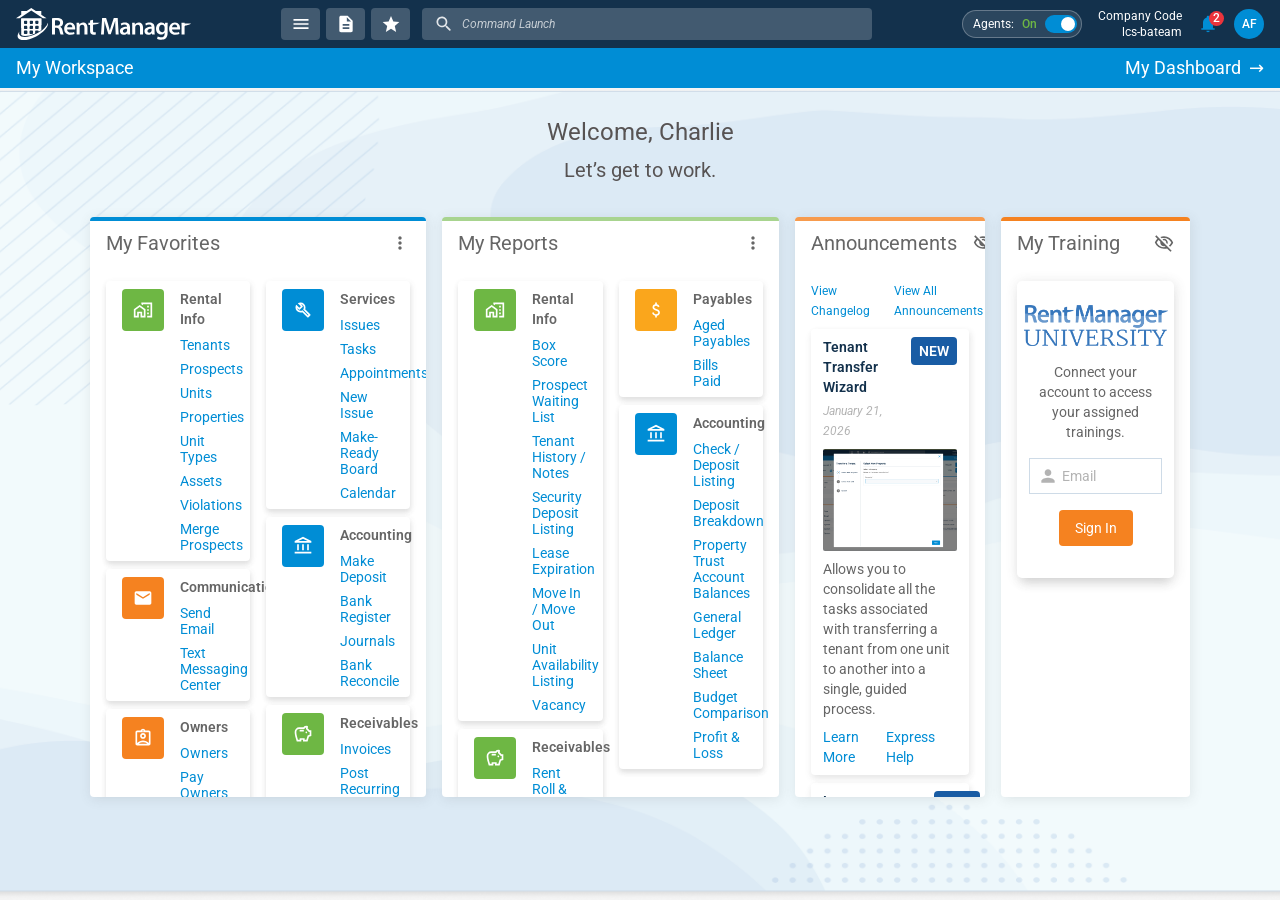
<file: index.html>
<!DOCTYPE html>
<html lang="en">
<head>
<meta charset="utf-8">
<meta name="viewport" content="width=device-width, initial-scale=1">
<title>Smart Agents · Rent Manager</title>

<!-- Design-system tokens, then the component layer built from the design's inline styles. -->
<link rel="stylesheet" href="css/rmx-tokens.css">
<link rel="stylesheet" href="css/app.css">
</head>
<body>

<div id="app" class="rmx app"></div>

<!-- Classic scripts, in dependency order, so the page runs from file:// with no build step. -->
<script src="js/icons-sprite.js"></script>
<script src="js/admin-icons-sprite.js"></script>
<script src="js/data-agents.js"></script>
<script src="js/data-content.js"></script>
<script src="js/data-rm.js"></script>
<script src="js/data-forms.js"></script>
<script src="js/ui.js"></script>
<script src="js/state.js"></script>
<script src="js/chrome.js"></script>
<script src="js/screen-workspace.js"></script>
<script src="js/screen-admin.js"></script>
<script src="js/screen-library.js"></script>
<script src="js/screen-quick.js"></script>
<script src="js/screen-rules.js"></script>
<script src="js/screen-agent.js"></script>
<script src="js/screen-inbox.js"></script>
<script src="js/main.js"></script>
</body>
</html>
</file>
<file: css/rmx-tokens.css>
/* ============================================================
   RMX Design System — Colors & Type
   Vendored verbatim from the Claude Design project:
   _ds/rmx-design-system-019dd9a2-6db7-79d2-bf37-c82345a95d1d/colors_and_type.css
   Do not edit by hand — re-pull from the design project instead.
   ============================================================ */

@import url('https://fonts.googleapis.com/css2?family=Roboto:ital,wght@0,300;0,400;0,500;0,700;1,400&family=Roboto+Mono:wght@400;500&display=swap');

:root {
  /* ---------- BRAND ---------- */
  --rmx-brand: #008dd5;            /* Primary brand blue — buttons, links, accents */
  --rmx-brand-hover: #0071aa;      /* Hover state on primary */
  --rmx-brand-pressed: #195ca4;    /* Pressed / deep brand */
  --rmx-brand-dark: #13314c;       /* Header navy / display text */
  --rmx-brand-darker: #424e5b;     /* Slate ink — secondary navy */
  --rmx-brand-tint-bg: #ebf1f5;    /* Selected card / pale brand wash */
  --rmx-brand-tint-soft: #f5f8fa;  /* Page background tint */

  /* ---------- NEUTRALS ---------- */
  --rmx-ink: #000000;
  --rmx-ink-2: #424e5b;            /* Slate 700 */
  --rmx-text: #666666;             /* Body text */
  --rmx-text-muted: #b3b3b3;       /* Disabled / placeholder */
  --rmx-line: #cedbe7;             /* Component border (key) */
  --rmx-line-soft: #ebf1f5;        /* Faint divider */
  --rmx-line-strong: #ccc;
  --rmx-bg: #ffffff;
  --rmx-bg-subtle: #f5f8fa;        /* Field fill / panel */
  --rmx-bg-muted: #f2f2f2;
  --rmx-overlay-search: #425a70;   /* Header search bar fill */
  --rmx-register-header: #737373; /* Container/tertiary-dark — register Header, Style=Register */

  /* ---------- SEMANTIC ---------- */
  --rmx-error: #eb343c;            /* Required / error red */
  --rmx-success: #6eb744;          /* Confirm / success green */
  --rmx-success-bg: #e2f1da;       /* Success surface */
  --rmx-warning: #f58220;          /* Warning orange — icon-attention / border-attention */
  --rmx-warning-soft: #f79b4d;     /* border-notice / background-tertiary-button */
  --rmx-notice: #faa61c;           /* icon-notice — a distinct amber, not the same as warning */
  --rmx-admin-blue: #3776bc;       /* icon/icon-rm12 — Administration section/group title blue,
                                       distinct from --rmx-brand-hover (#0071aa) */
  --rmx-border-success: #a8d48f;   /* border-success — lighter than --rmx-success, tile overlines only */
  --rmx-magenta: #e54c7a;          /* Magenta accent / category */
  --rmx-magenta-strong: #e8178a;
  --rmx-purple: #9747ff;           /* Component-spec purple (figma annotation only) */
  --rmx-toast-failure-bg: #fbd6d8; /* component-lozenge-error — Toast State=Failure's pale surface,
                                       not a saturated red. Navy text sits on top, per surfaces.md. */

  /* ---------- SHADOWS ---------- */
  --rmx-shadow-card: 0 4px 12px rgba(0,0,0,0.10), 0 4px 12px rgba(0,0,0,0.10);
  --rmx-shadow-popup: 0 3px 6px rgba(0,0,0,0.10);
  --rmx-shadow-sm: 0 1px 2px rgba(76,76,76,0.08);
  --rmx-shadow-xs: 0 1px 2px rgba(0,0,0,0.04);
  --rmx-shadow-toast: 0 3px 3px rgba(0,0,0,0.25); /* Toast component, harvested 2026-09-16 — its own
                                                      value, distinct from --rmx-shadow-popup. */
  --rmx-focus-ring: 0 0 0 4px rgba(0,141,213,0.20);

  /* ---------- RADII ---------- */
  --rmx-radius-xs: 2px;            /* Dividers, chips */
  --rmx-radius-sm: 4px;            /* Buttons, inputs, cards */
  --rmx-radius-md: 5px;            /* Container blocks */
  --rmx-radius-pill: 999px;

  /* ---------- SPACING (8 + 4 grid) ---------- */
  --rmx-s-1: 4px;
  --rmx-s-2: 8px;
  --rmx-s-3: 12px;
  --rmx-s-4: 16px;
  --rmx-s-5: 20px;
  --rmx-s-6: 24px;
  --rmx-s-8: 32px;
  --rmx-s-10: 40px;
  --rmx-s-16: 64px;                /* Page gutter */

  /* ---------- TYPE FAMILIES ---------- */
  --rmx-font-sans: "Roboto", "Inter", system-ui, -apple-system, "Segoe UI", Arial, sans-serif;
  --rmx-font-mono: "Roboto Mono", ui-monospace, SFMono-Regular, Menlo, Consolas, monospace;
  --rmx-font-display: "Roboto", system-ui, sans-serif;

  /* ---------- TYPE SCALE (semantic) ---------- */
  --rmx-display-xl-size: 96px;
  --rmx-display-xl-line: 100%;
  --rmx-display-xl-weight: 400;

  --rmx-display-lg-size: 56px;
  --rmx-display-lg-line: 64px;
  --rmx-display-lg-weight: 700;

  --rmx-display-md-size: 40px;
  --rmx-display-md-line: 48px;
  --rmx-display-md-weight: 700;

  --rmx-h1-size: 32px;
  --rmx-h1-line: 40px;
  --rmx-h1-weight: 500;

  --rmx-h2-size: 24px;
  --rmx-h2-line: 32px;
  --rmx-h2-weight: 500;

  /* 500 is not a real RMX Foundations weight at this size — Web/Heading/S only
     ships SemiBold (600) and Regular (400). Using SemiBold here. */
  --rmx-h3-size: 18px;
  --rmx-h3-line: 24px;
  --rmx-h3-weight: 600;

  --rmx-h4-size: 16px;
  --rmx-h4-line: 24px;
  --rmx-h4-weight: 500;

  /* Body — Roboto Regular 14 / 20 is the workhorse */
  --rmx-body-size: 14px;
  --rmx-body-line: 20px;
  --rmx-body-weight: 400;

  --rmx-body-sm-size: 12px;
  --rmx-body-sm-line: 16px;

  --rmx-body-lg-size: 16px;
  --rmx-body-lg-line: 24px;

  --rmx-action-size: 14px;
  --rmx-action-weight: 400;

  --rmx-label-size: 14px;
  --rmx-label-line: 100%;
  --rmx-label-color: var(--rmx-text);

  --rmx-mono-size: 14px;
  --rmx-mono-line: 20px;
}

/* ============================================================
   SEMANTIC ELEMENT DEFAULTS — opt-in by adding `.rmx` to any root
   ============================================================ */

.rmx,
.rmx * { box-sizing: border-box; }

.rmx {
  font-family: var(--rmx-font-sans);
  font-size: var(--rmx-body-size);
  line-height: var(--rmx-body-line);
  color: var(--rmx-text);
  background: var(--rmx-bg);
  -webkit-font-smoothing: antialiased;
  text-rendering: optimizeLegibility;
}

.rmx h1, .rmx .rmx-h1 {
  font-family: var(--rmx-font-display);
  font-size: var(--rmx-h1-size);
  line-height: var(--rmx-h1-line);
  font-weight: var(--rmx-h1-weight);
  color: var(--rmx-brand-dark);
  margin: 0;
}
.rmx h2, .rmx .rmx-h2 {
  font-family: var(--rmx-font-display);
  font-size: var(--rmx-h2-size);
  line-height: var(--rmx-h2-line);
  font-weight: var(--rmx-h2-weight);
  color: var(--rmx-brand-dark);
  margin: 0;
}
.rmx h3, .rmx .rmx-h3 {
  font-size: var(--rmx-h3-size);
  line-height: var(--rmx-h3-line);
  font-weight: var(--rmx-h3-weight);
  color: var(--rmx-brand-dark);
  margin: 0;
}
.rmx h4, .rmx .rmx-h4 {
  font-size: var(--rmx-h4-size);
  line-height: var(--rmx-h4-line);
  font-weight: var(--rmx-h4-weight);
  color: var(--rmx-ink);
  margin: 0;
}

.rmx p { margin: 0; }
.rmx a { color: var(--rmx-brand); text-decoration: none; }
.rmx a:hover { color: var(--rmx-brand-hover); text-decoration: underline; }

.rmx code, .rmx .rmx-code {
  font-family: var(--rmx-font-mono);
  font-size: var(--rmx-mono-size);
  line-height: var(--rmx-mono-line);
  color: var(--rmx-ink-2);
}

.rmx .rmx-display-lg {
  font-family: var(--rmx-font-display);
  font-size: var(--rmx-display-lg-size);
  line-height: var(--rmx-display-lg-line);
  font-weight: var(--rmx-display-lg-weight);
  color: var(--rmx-brand-dark);
}
.rmx .rmx-display-md {
  font-size: var(--rmx-display-md-size);
  line-height: var(--rmx-display-md-line);
  font-weight: var(--rmx-display-md-weight);
  color: var(--rmx-brand-dark);
}

.rmx .rmx-eyebrow {
  font-size: 12px;
  line-height: 16px;
  letter-spacing: 0.04em;
  text-transform: uppercase;
  color: var(--rmx-text-muted);
  font-weight: 500;
}

.rmx .rmx-italic-disabled {
  font-style: italic;
  color: var(--rmx-text-muted);
}

.rmx .rmx-required::after {
  content: " *";
  color: var(--rmx-error);
}
</file>
<file: css/app.css>
/* ============================================================
   Smart Agents v2 — component layer
   Translated from the inline styles authored in
   `Smart Agents v2.dc.html` (Claude Design project 419cda21).
   Every colour, radius, size and duration resolves to an
   --rmx-* token from rmx-tokens.css.
   ============================================================ */

html, body { margin: 0; padding: 0; background: #dde5ec; overflow: hidden; }

/* Local tokens layered on top of the design-system ones. */
:root {
  /* RMX Checkbox State=Default is orange (--rmx-warning / --icon-attention #F58220), per
     the rmx-prototyping skill: "A checked checkbox is orange... The blue check is only
     State=Blue / State=Register, the select-all above a register." None of this app's
     checkboxes are a register select-all, so they all use the default. */
  --rmx-checkbox-fill: var(--rmx-warning);
}

.icon {
  display: inline-block;
  width: 20px;
  height: 20px;
  flex-shrink: 0;
  fill: currentColor;
  color: inherit;
}
/* Real multi-tone Express icons (Administration) -- native colors, never
   tinted via currentColor/fill, unlike .icon above. */
.adminicon { display: inline-block; flex-shrink: 0 }
.i-14 { width: 14px; height: 14px }
.i-15 { width: 15px; height: 15px }
.i-16 { width: 16px; height: 16px }
.i-18 { width: 18px; height: 18px }
.i-20 { width: 20px; height: 20px }
.i-22 { width: 22px; height: 22px }
.i-28 { width: 28px; height: 28px }
.i-30 { width: 30px; height: 30px }
.i-32 { width: 32px; height: 32px }

@keyframes rmxDash { to { stroke-dashoffset: -24; } }
@keyframes rmxRise { from { opacity: 0; transform: translateY(10px); } to { opacity: 1; transform: none; } }
@keyframes rmxFade { from { opacity: 0; } to { opacity: 1; } }
@keyframes rmxSpin { to { transform: rotate(360deg); } }
@media (prefers-reduced-motion: reduce) { * { animation: none !important; transition: none !important; } }

.fade { animation: rmxFade 180ms ease-out }
.fade-slow { animation: rmxFade 220ms ease-out }
.rise { animation: rmxRise 220ms ease-out }

/* ---------- utility ---------- */
.row { display: flex; align-items: center }
.col { display: flex; flex-direction: column }
.grow { flex: 1 }
.spacer { flex: 1 }
.shrink0 { flex-shrink: 0 }
.min0 { min-width: 0 }
.mono { font-family: var(--rmx-font-mono) }
.muted { color: var(--rmx-text-muted) }
.dim { color: var(--rmx-text) }
.ink { color: var(--rmx-ink) }
.ink2 { color: var(--rmx-ink-2) }
.navy { color: var(--rmx-brand-dark) }
.brand { color: var(--rmx-brand) }
.w500 { font-weight: 500 }
/* Every size below is a real RMX Foundations text style (data/text-styles.json):
   12=Label/S, 14=Paragraph/S or Label/M, 16=Paragraph/L, 18=Heading/S, 20=Heading/M.
   There is no 10, 11, 13 or 15 in the type scale — f11/f13/f15 used to render at
   those off-ramp sizes; they now resolve to the nearest real style instead. */
.f11 { font-size: 12px } .f12 { font-size: 12px } .f13 { font-size: 14px }
.f14 { font-size: 14px } .f15 { font-size: 14px } .f16 { font-size: 16px }
.f18 { font-size: 18px } .f20 { font-size: 20px }
.divider-v { width: 1px; background: var(--rmx-line) }
.hr { height: 1px; background: var(--rmx-line-soft) }

/* ============================================================
   APP SHELL
   ============================================================ */
/* 1:1 with the Figma frames — a fixed 1920 x 1080 canvas. The page scrolls
   if the browser window is smaller, rather than reflowing away from the design. */
/* Every screen is built on 1920x1080 Figma frames, but every screen's own
   layout (the nav, the register grids' minmax() columns, the agent
   builder's palette/canvas/inspector split, .tplgrid's auto-fill, .app's
   own flex chrome) was already written fluid rather than pixel-pinned —
   Workspace and Administration just proved it out first. So .app fills
   whatever real window it's given, in both dimensions, and everything
   inside reflows for real: a content area that still can't fit at its
   floor gets its own internal scrollbar (.screen, .canvas, .inspector are
   all overflow:auto) rather than the whole window scrolling sideways. */
.app {
  display: flex; flex-direction: column;
  width: 100%; height: 100vh; min-width: 960px; min-height: 500px;
  background: var(--rmx-bg-subtle);
  overflow: hidden;
}
/* Context Bar — RMX Components, Navigation & Headers, node 10861:12222.
   Measured 40px (8px Spacing/xs vertical + 16px Content/contentPadding
   horizontal), fill --component-context-header (brand blue), leading slot
   text is Web/Heading/S/Regular — 18px, weight 400, --text-inverse. Was
   built at 30px/15px/500; both are off the real component. */
.ctxbar {
  height: 40px; flex-shrink: 0; box-sizing: border-box;
  background: var(--rmx-brand);
  display: flex; align-items: center; gap: var(--rmx-s-2);
  padding: var(--rmx-s-2) var(--rmx-s-4); color: #fff; font-size: 18px; cursor: pointer;
}
.ctxbar__back { font-size: 18px; font-weight: 400 }
.app__body { flex: 1; display: flex; min-height: 0 }
.main { flex: 1; min-width: 0; display: flex; flex-direction: column; overflow: hidden }
/* Only a register's own row content should ever scroll sideways (see .tbl
   below) — the screen around it (page head, filters) stays put. */
.screen { flex: 1; overflow-y: auto; overflow-x: hidden }
.screen--tint { background: var(--rmx-bg-subtle) }
.screen--flush { display: flex; flex-direction: column; min-height: 0 }

/* ---------- header ---------- */
/* RMX Components "Header" (app bar) — measured 48px, node 18:2314. Was 46px. */
.hdr {
  height: 48px; flex-shrink: 0;
  background: var(--rmx-brand-dark);
  display: flex; align-items: center; gap: var(--rmx-s-4);
  padding: 0 var(--rmx-s-4);
  color: #fff;
}
/* Logo lockup — the official RMX artwork, 175 x 32. */
.hdr__brand { display: flex; align-items: center; flex-shrink: 0; height: 32px; cursor: pointer }
.hdr__logo { display: block; height: 32px; width: auto }
.hdr__center { flex: 1; display: flex; justify-content: center }
/* Context buttons are individually rounded with a gap — they are NOT a joined
   bar. Matches the RMX `Header` component (RMX Components). */
.hdr__ctxbar { display: flex; align-items: center; height: 32px; gap: 6px }
.hdr__ctxbtn {
  height: 32px; width: 39px; border: none;
  border-radius: var(--rmx-radius-sm);
  background: var(--rmx-overlay-search);
  cursor: pointer; display: inline-flex; align-items: center; justify-content: center;
  color: #fff;
  transition: background 150ms ease-out;
}
.hdr__ctxbtn:hover { background: #4d6a83 }
.hdr__search {
  width: 450px; height: 32px;
  background: var(--rmx-overlay-search);
  border-radius: var(--rmx-radius-sm);
  display: flex; align-items: center; gap: var(--rmx-s-2); padding: 0 var(--rmx-s-3);
  margin-left: 6px;
}
.hdr__search .icon { color: rgba(255,255,255,0.85) }
.hdr__search-ph { font-size: 12px; font-style: italic; color: rgba(255,255,255,0.7) }
.hdr__right { display: flex; align-items: center; gap: var(--rmx-s-5); flex-shrink: 0 }
/* right-hand cluster: company code, bell, avatar */
.hdr__manage { display: flex; align-items: center; gap: var(--rmx-s-4); flex-shrink: 0 }
.hdr__bell { color: var(--rmx-brand); cursor: pointer }
.hdr__code { font-size: 12px; line-height: 14px; text-align: right }
.hdr__code > div + div { margin-top: 2px }
.hdr__avatar {
  width: 30px; height: 30px; border-radius: var(--rmx-radius-pill);
  background: var(--rmx-brand);
  display: flex; align-items: center; justify-content: center;
  font-size: 12px; font-weight: 500;
}

/* global kill switch */
.kill {
  height: 28px; padding: 0 4px 0 10px;
  display: inline-flex; align-items: center; gap: var(--rmx-s-2);
  border-radius: var(--rmx-radius-pill);
  cursor: pointer; font-family: inherit; font-size: 12px;
  border: 1px solid rgba(255,255,255,0.28);
  background: rgba(255,255,255,0.10);
  color: #fff;
  transition: background 150ms ease-out;
}
.kill:hover { background: rgba(255,255,255,0.18) }
.kill__state { font-weight: 500 }
.kill--on .kill__state { color: var(--rmx-success) }
.kill--off .kill__state { color: var(--rmx-warning-soft) }

/* ---------- Agents / Agent Findings switcher, as a top tab bar ----------
   Was a 236px left rail; now a full-width strip using the real Tabs
   component (see .tab below) instead of the old bespoke rail-item look. */
.navtabs {
  display: flex; align-items: center;
  padding: 0 var(--rmx-s-6);
  border-bottom: 1px solid var(--rmx-line);
  background: var(--rmx-bg);
  flex-shrink: 0;
}
.navtabs .tabs { margin-top: 0 }
.navtabs__status { display: inline-flex; align-items: center; gap: var(--rmx-s-2); font-size: 12px; color: var(--rmx-text-muted) }
.statusdot { width: 8px; height: 8px; border-radius: var(--rmx-radius-pill); background: var(--rmx-success); display: inline-block; flex-shrink: 0 }
.statusdot--off { background: var(--rmx-warning-soft) }

/* ============================================================
   PRIMITIVES
   ============================================================ */

/* buttons — mirrors window.RMX.Button (primary/secondary/ghost, default 36 / compact 28) */
.btn {
  height: 36px; padding: 0 var(--rmx-s-4);
  border-radius: var(--rmx-radius-sm);
  font-family: inherit; font-size: 14px; line-height: 20px;
  display: inline-flex; align-items: center; justify-content: center; gap: var(--rmx-s-2);
  cursor: pointer;
  transition: background 150ms ease-out, border-color 150ms ease-out, color 150ms ease-out;
  white-space: nowrap;
}
.btn--primary { background: var(--rmx-brand); color: #fff; border: none }
.btn--primary:hover { background: var(--rmx-brand-hover) }
.btn--primary:active { background: var(--rmx-brand-pressed) }
/* RMX Button's Type axis is Primary | Secondary | Action text | Split Button |
   Marketing | Tab Button — there is no gray-bordered "neutral" type. Every
   Cancel/Clear/Reopen button that was .btn--neutral is a plain secondary
   action, so it now maps to the real Secondary type (measured:
   Background/Button/secondary-button + Border/border-secondary, both of
   which already resolve to --rmx-bg / --rmx-brand below). */
.btn--secondary { background: var(--rmx-bg); color: var(--rmx-brand); border: 1px solid var(--rmx-brand) }
.btn--secondary:hover { background: var(--rmx-brand-tint-bg) }
.btn--ghost { background: transparent; color: var(--rmx-brand); border: none; padding: 0; height: auto }
.btn--ghost:hover { text-decoration: underline }
/* RMX Button's Size axis is Default (36px, all types) | Compact (Secondary
   only) | XL (Action text only) — this app had three invented in-between
   sizes (.btn--sm 32 / .btn--xs 30 / .btn--compact 28) doing the same job.
   Collapsed to one: .btn--sm is now the app's only non-Default size and
   stands in for Compact. The skill's harvested data confirms Compact exists
   but never fetched its exact pixel height (components.json Button
   "_incomplete"), so 32px is carried forward rather than invented fresh —
   flag for re-harvest once Figma access is available, don't re-guess. */
.btn--sm { height: 32px; padding: 0 var(--rmx-s-3); font-size: 14px }
/* Icon-only row actions (remove/snooze/dismiss/create-task). RMX Button has
   no documented icon-only geometry — every real instance keeps both icon
   booleans plus a label. .btn--iconbox's 30x30 is this app's own
   convention, not a measured value. It used to be paired with three
   different "icon size" modifiers (.btn--icon/-sm/-xs at 28/26/24px) that
   were always silently overridden by this rule's own width/height — dead
   classes removed from the markup rather than fixed, since nothing was
   ever reading them. */
.btn--iconbox {
  width: 30px; height: 30px; padding: 0;
  border: 1px solid var(--rmx-line); background: var(--rmx-bg); color: var(--rmx-text);
}
.btn--iconbox:hover { background: var(--rmx-bg-subtle) }
.btn--full { width: 100% }
/* Dashed "Add a Step" affordance in the AR sequence editor — RMX Button has
   no dashed Type, so this is a deliberate one-off drop-zone treatment
   rather than a real Button variant. Left as-is (single call site,
   screen-rules.js "Add a Step"); flag with Emma if a real add-affordance
   component exists in RMX for this. */
.btn--dashed {
  border: 1px dashed var(--rmx-line); background: var(--rmx-bg); color: var(--rmx-brand);
  height: 44px;
}
.btn--dashed:hover { border-color: var(--rmx-brand); background: var(--rmx-brand-tint-bg) }
.btn--disabled { background: var(--rmx-line); color: #fff; cursor: not-allowed }
.btn--disabled:hover { background: var(--rmx-line) }

.linkbtn {
  border: none; background: transparent; padding: 0; cursor: pointer;
  font-family: inherit; font-size: 14px; color: var(--rmx-brand);
  display: inline-flex; align-items: center; gap: 6px;
}
.linkbtn:hover { color: var(--rmx-brand-hover); text-decoration: underline }

/* fields — RMX Input Field, Style=Express, Size=Default (Inputs & Dropdowns,
   node 754:4052): 36px box, 8px padding all round, value text is
   Text/text-secondary #13314c at 14px, not black. Was 34px/13px/--rmx-ink. */
.field {
  height: 36px; box-sizing: border-box;
  border: 1px solid var(--rmx-line); border-radius: var(--rmx-radius-sm);
  background: var(--rmx-bg-subtle);
  font-family: inherit; font-size: 14px; color: var(--rmx-brand-dark);
  padding: 0 var(--rmx-s-2); outline: none;
}
.field:focus { border-color: var(--rmx-brand); box-shadow: var(--rmx-focus-ring) }
.field--full { width: 100% }
.field--lg { height: 38px; font-size: 16px }
.field--num {
  border-color: var(--rmx-brand); text-align: center;
  font-size: 16px; font-weight: 500; color: var(--rmx-brand-pressed);
  padding: 0 6px;
}
.field--right { text-align: right }
.field--sm { height: 30px }
.field[disabled] { color: var(--rmx-text-muted); cursor: not-allowed }
textarea.field { height: auto; min-height: 104px; padding: 10px; line-height: 20px; resize: vertical }
select.field { padding: 0 6px }

/* a read-only field that stands in for an unwired picker — mirrors .field */
.fauxfield {
  height: 36px;
  border: 1px solid var(--rmx-line); border-radius: var(--rmx-radius-sm);
  background: var(--rmx-bg-subtle);
  display: flex; align-items: center; padding: 0 10px;
  font-size: 14px; color: var(--rmx-brand-dark);
}
.fauxfield--36 { height: 36px; font-size: 14px }
.fauxfield--32 { height: 32px; background: var(--rmx-bg); color: var(--rmx-ink-2) }

.flabel { font-size: 14px; font-weight: 500; color: var(--rmx-ink); margin-bottom: 6px }
.flabel--plain { font-weight: 400; color: var(--rmx-text) }
.fhelp { font-size: 12px; color: var(--rmx-text); margin-top: 6px }
.fhelp--muted { color: var(--rmx-text-muted) }

/* segmented control */
.seg { display: flex; border: 1px solid var(--rmx-brand); border-radius: var(--rmx-radius-sm); overflow: hidden; width: fit-content }
.seg--line { border-color: var(--rmx-line) }
.seg--fill { width: auto }
.seg--fill .seg__btn { flex: 1 }
.seg__btn {
  height: 34px; padding: 0 var(--rmx-s-3);
  border: none; cursor: pointer; font-family: inherit; font-size: 14px;
  background: var(--rmx-bg); color: var(--rmx-brand);
  transition: background 150ms ease-out;
  white-space: nowrap;
}
.seg--line .seg__btn { border-right: 1px solid var(--rmx-line) }
.seg--line .seg__btn:last-child { border-right: none }
.seg__btn:hover { background: var(--rmx-brand-tint-bg) }
.seg__btn--on { background: var(--rmx-brand); color: #fff; font-weight: 500 }
.seg__btn--on:hover { background: var(--rmx-brand-hover) }
.seg__btn--sm { height: 32px }
.seg__btn--xs { height: 30px; font-size: 12px }
.seg__btn--xxs { height: 28px; font-size: 12px; padding: 0 10px }
.seg__btn--26 { height: 26px; font-size: 12px }

/* filter chips */
.chip {
  height: 30px; padding: 0 14px;
  border-radius: var(--rmx-radius-pill);
  cursor: pointer; font-family: inherit; font-size: 14px;
  background: var(--rmx-bg); border: 1px solid var(--rmx-line); color: var(--rmx-ink-2);
  transition: background 150ms ease-out, border-color 150ms ease-out;
}
.chip:hover { background: var(--rmx-bg-subtle) }
.chip--on { background: var(--rmx-brand); border-color: var(--rmx-brand); color: #fff; font-weight: 500 }
.chip--on:hover { background: var(--rmx-brand-hover) }

/* badges / pills / tags */
.badge {
  display: inline-flex; align-items: center;
  padding: 2px var(--rmx-s-2);
  border-radius: var(--rmx-radius-sm);
  font-size: 12px; font-weight: 500;
}
.badge--health { background: var(--rmx-brand-tint-bg); color: var(--rmx-brand-pressed) }
.badge--workflow { background: #ede2ff; color: #6b28cc }
.badge--notification { background: #fdebd9; color: #a85e0e }
.badge--schedule { background: var(--rmx-success-bg); color: #3f7e1f }
.badge--neutral { background: var(--rmx-bg-subtle); border: 1px solid var(--rmx-line); color: var(--rmx-text) }
.badge--ok { background: var(--rmx-success-bg); color: #3f7e1f }
.badge--warn { background: #fdebd9; color: #a85e0e }
.badge--stop { background: var(--rmx-bg-muted); color: var(--rmx-text) }
.badge--err { background: #fde3e4; color: #b32026 }

.tag { display: inline-flex; padding: 2px var(--rmx-s-2); border-radius: var(--rmx-radius-sm); font-size: 12px }

.pill {
  display: inline-flex; align-items: center; gap: 6px;
  padding: 4px 10px; border-radius: var(--rmx-radius-pill);
  font-size: 12px; font-weight: 500;
}
.pill--orion { background: var(--rmx-bg); border: 1px solid var(--rmx-line); color: var(--rmx-brand-pressed) }
.pill--orion-soft { background: var(--rmx-brand-tint-bg); color: var(--rmx-brand-pressed) }
.pill--ok { background: var(--rmx-success-bg); color: #3f7e1f }
.pill--tier { background: var(--rmx-brand-tint-bg); color: var(--rmx-brand-pressed); padding: 4px 8px 4px 10px; font-weight: 400 }
.pill--decide { padding: 3px 10px; border-radius: var(--rmx-radius-pill); font-size: 14px; font-weight: 500 }

.lockchip {
  display: inline-flex; align-items: center; gap: 6px;
  padding: 4px 10px; border-radius: var(--rmx-radius-sm);
  background: var(--rmx-bg-subtle); border: 1px solid var(--rmx-line);
  font-size: 14px; color: var(--rmx-ink-2);
  width: fit-content;
}
.lockchip .icon { width: 16px; height: 16px; color: var(--rmx-text-muted) }
.lockchip--card { background: var(--rmx-bg) }

.token {
  height: 24px; padding: 0 var(--rmx-s-2);
  border-radius: var(--rmx-radius-sm);
  border: 1px solid var(--rmx-line); background: var(--rmx-bg);
  color: var(--rmx-brand-pressed);
  font-family: var(--rmx-font-mono); font-size: 12px; cursor: pointer;
}
.token:hover { background: var(--rmx-brand-tint-bg); border-color: var(--rmx-brand) }

/* toggle */
.toggle {
  width: 36px; height: 20px; border-radius: var(--rmx-radius-pill);
  position: relative; flex-shrink: 0; cursor: pointer;
  background: var(--rmx-line-strong);
  transition: background 150ms ease-out;
  display: inline-block;
}
.toggle__knob {
  position: absolute; top: 2px; left: 2px;
  width: 16px; height: 16px; border-radius: var(--rmx-radius-pill);
  background: #fff; box-shadow: var(--rmx-shadow-xs);
  transition: left 150ms ease-out;
}
.toggle--on { background: var(--rmx-brand) }
.toggle--on .toggle__knob { left: 18px }
.toggle--locked { cursor: not-allowed; opacity: 0.65 }
.toggle--sm { width: 32px; height: 18px }
.toggle--sm .toggle__knob { width: 14px; height: 14px }
.toggle--sm.toggle--on .toggle__knob { left: 16px }

/* checkbox / radio — RMX Checkbox (Actions & Controls, node 179:1369) and
   Radio button are both measured 20x20 with a 2px border and an 8px gap to
   a 14px label (Spacing/xs). This app built both at 16x16 with a 9px gap;
   sized up to match the real components. */
.check {
  width: 20px; height: 20px; border-radius: var(--rmx-radius-xs);
  display: inline-flex; align-items: center; justify-content: center;
  cursor: pointer; font-size: 14px; color: #fff;
  border: 2px solid var(--rmx-line-strong); background: transparent;
  flex-shrink: 0;
  transition: background 150ms ease-out, border-color 150ms ease-out;
}
.check--on { border-color: var(--rmx-checkbox-fill); background: var(--rmx-checkbox-fill) }
/* The findings register's select-all + row checkboxes are RMX Checkbox
   State=Register, which stays blue even though every other checkbox in
   this app is State=Default (orange). */
.tbl .check--on { border-color: var(--rmx-brand); background: var(--rmx-brand) }
.check--lg { width: 24px; height: 24px; font-size: 16px }
.radio {
  width: 20px; height: 20px; border-radius: var(--rmx-radius-pill);
  border: 2px solid var(--rmx-line-strong);
  display: inline-flex; align-items: center; justify-content: center;
  flex-shrink: 0;
}
.radio__dot { width: 10px; height: 10px; border-radius: var(--rmx-radius-pill); background: transparent }
.radio--on { border-color: var(--rmx-brand) }
.radio--on .radio__dot { background: var(--rmx-brand) }
.optrow { display: flex; align-items: center; gap: 8px; font-size: 14px; cursor: pointer; color: var(--rmx-ink-2) }
.optrow--top { align-items: flex-start; gap: 10px }

/* spinner */
.spinner {
  width: 14px; height: 14px; border-radius: var(--rmx-radius-pill);
  border: 2px solid var(--rmx-line); border-top-color: var(--rmx-brand);
  animation: rmxSpin 700ms linear infinite;
  display: inline-block; flex-shrink: 0;
}
.spinner--lg { width: 22px; height: 22px; border-width: 3px }

/* cards */
.card {
  background: var(--rmx-bg);
  border: 1px solid var(--rmx-line);
  border-radius: var(--rmx-radius-sm);
}
.card--focus { border-color: var(--rmx-brand) }
.card--pad { padding: var(--rmx-s-4) 18px }
.card__head {
  font-size: 14px; font-weight: 500; color: var(--rmx-brand-dark);
  padding: var(--rmx-s-3) var(--rmx-s-4);
  border-bottom: 1px solid var(--rmx-line);
  display: flex; align-items: center; gap: var(--rmx-s-2);
}
.card__head--tint { background: var(--rmx-brand-tint-soft); padding: 14px 18px }
.card__body { padding: var(--rmx-s-4) 18px }
.card__foot { padding: var(--rmx-s-3) var(--rmx-s-4); border-top: 1px solid var(--rmx-line) }

.panel {
  border: 1px solid var(--rmx-line); border-radius: var(--rmx-radius-sm);
  background: var(--rmx-brand-tint-soft);
}
.panel__head {
  padding: var(--rmx-s-3) var(--rmx-s-4);
  border-bottom: 1px solid var(--rmx-line);
  display: flex; align-items: center; gap: var(--rmx-s-2);
}
.panel__body { padding: var(--rmx-s-3) var(--rmx-s-4); display: flex; flex-direction: column; gap: var(--rmx-s-2) }
.panel__foot {
  padding: var(--rmx-s-3) var(--rmx-s-4); border-top: 1px solid var(--rmx-line);
  display: flex; align-items: center; gap: var(--rmx-s-3);
}

.restate {
  padding: 10px var(--rmx-s-3); border-radius: var(--rmx-radius-sm);
  background: var(--rmx-brand-tint-soft); border: 1px solid var(--rmx-line);
  font-size: 14px; line-height: 20px; color: var(--rmx-ink-2);
}
.note {
  padding: 10px var(--rmx-s-3); border-radius: var(--rmx-radius-sm);
  background: var(--rmx-bg-subtle); border: 1px solid var(--rmx-line);
  font-size: 12px; line-height: 18px; color: var(--rmx-text);
}
.checkline { display: flex; align-items: flex-start; gap: var(--rmx-s-2); font-size: 14px; line-height: 20px; color: var(--rmx-ink-2) }
.checkline .icon { width: 18px; height: 18px; color: var(--rmx-brand); margin-top: 1px }
.checkline--sm { font-size: 12px; line-height: 16px; gap: 8px }
.checkline--sm .icon { width: 16px; height: 16px }

/* banners */
.banner {
  padding: var(--rmx-s-3) var(--rmx-s-4);
  border-radius: var(--rmx-radius-sm);
  display: flex; align-items: center; gap: var(--rmx-s-3);
}
.banner--warn { background: #fdebd9; border: 1px solid rgba(245,130,32,0.35); color: #a85e0e }
.banner--warn .icon { color: var(--rmx-warning) }
.banner--info {
  background: var(--rmx-brand-tint-bg); border: 1px solid var(--rmx-line);
  color: var(--rmx-brand-pressed);
}
.banner--info .icon { color: var(--rmx-brand-pressed) }

/* page header */
.pagehead { background: var(--rmx-bg); border-bottom: 1px solid var(--rmx-line); padding: var(--rmx-s-5) var(--rmx-s-6) 0 }
.pagehead--pad { padding: var(--rmx-s-5) var(--rmx-s-6) var(--rmx-s-4) }
.pagehead--tight { padding: var(--rmx-s-4) var(--rmx-s-6) }
.pagehead--tabs { padding: var(--rmx-s-4) var(--rmx-s-6) 0; flex-shrink: 0 }
/* rmx-tokens.css's `.rmx h1 { font-size: 32px; font-weight: 500 }` is
   (class, type) = (0,1,1) specificity. A bare `.pagehead__title` class
   selector is (0,1,0) and LOSES that fight — every page h1 was silently
   rendering at 32/500/navy regardless of which class it carried. Confirmed
   live: `<h1 class="pagehead__title--sm">` was measuring 32px, not the 24px
   its own rule says. Qualifying with the element (`h1.pagehead__title`)
   matches the base rule's specificity, so the app.css declaration — loaded
   second — wins on source order, same fix applied to h1.admintitle__h and
   h2.f18 below. 28px isn't a real RMX size either; the default title is now
   the real Web/Heading/XL/Medium (32/500/40). */
h1.pagehead__title { font-size: 32px; font-weight: 500; line-height: 40px }
h1.pagehead__title--sm { font-size: 24px; font-weight: 500; line-height: 32px }
.crumbs { display: flex; align-items: center; gap: 6px; font-size: 12px; margin-bottom: 6px }
.crumbs .icon { width: 14px; height: 14px; color: var(--rmx-text-muted) }
.crumbs__now { color: var(--rmx-brand-dark) }

/* tabs — RMX Components "Tabs" (Actions & Controls), verified against Figma
   node 244:2547: a fixed-height-48 frame, py/px Spacing/md(16)/xs(8), 2px
   bottom border on Selected=True only, Web/Label/M/SemiBold throughout —
   weight stays 600 in BOTH states, only the border and text color change. */
.tabs { display: flex; align-items: flex-start; margin-top: 14px }
.tab {
  padding: var(--rmx-s-4) var(--rmx-s-2); border: none; background: transparent; cursor: pointer;
  font-family: inherit; font-size: 14px; font-weight: 600; line-height: 1;
  border-bottom: 2px solid transparent;
  color: var(--rmx-text);
  display: inline-flex; align-items: center; gap: var(--rmx-s-2);
  transition: color 150ms ease-out, border-color 150ms ease-out;
}
.tab:hover { color: var(--rmx-brand) }
.tab--on { border-bottom-color: var(--rmx-brand); color: var(--rmx-brand-dark) }
.tab__count {
  min-width: 20px; height: 18px; padding: 0 6px;
  border-radius: var(--rmx-radius-pill);
  background: var(--rmx-bg-subtle); border: 1px solid var(--rmx-line);
  font-size: 12px; display: inline-flex; align-items: center; justify-content: center;
  color: var(--rmx-text);
}
/* A count that needs attention (unread, open) rather than just stating a
   total gets the filled treatment instead of .tab__count's neutral outline. */
.tab__badge {
  min-width: 22px; height: 18px; padding: 0 6px;
  border-radius: var(--rmx-radius-pill);
  background: var(--rmx-brand); color: #fff;
  font-size: 12px; font-weight: 500;
  display: inline-flex; align-items: center; justify-content: center;
}
.msgtabs { display: flex; padding: 0 18px; border-bottom: 1px solid var(--rmx-line) }
.msgtab {
  padding: 10px var(--rmx-s-4); border: none; background: transparent; cursor: pointer;
  font-family: inherit; font-size: 14px;
  border-bottom: 3px solid transparent; color: var(--rmx-text);
}
.msgtab--on { border-bottom-color: var(--rmx-brand); color: var(--rmx-brand-dark); font-weight: 500 }

/* ============================================================
   TABLES
   ============================================================ */
/* overflow-x here, not on .screen, is what keeps a too-narrow window's
   horizontal scroll scoped to the register's own rows. */
.tbl { background: var(--rmx-bg); border: 1px solid var(--rmx-line); border-radius: var(--rmx-radius-sm); overflow-x: auto }
/* Register Header, Style=Register (data-display.md): 28px, container-tertiary-dark
   #737373, white 12.6px Medium, +1.1px tracking, the labels themselves already in
   Title Case ("Record", "Property", ...) — text-transform:uppercase was forcing
   ALL CAPS on top of that, which the real component never does. Was a light-gray
   #f5f8fa/#666 fill that matched neither Style=Register nor Style=Table. */
.tbl__head {
  display: grid; align-items: center; box-sizing: border-box;
  min-height: 28px;
  padding: 4px var(--rmx-s-4);
  background: var(--rmx-register-header);
  font-size: 12.6px; font-weight: 500; letter-spacing: 1.1px;
  color: #fff;
}
.tbl__row {
  display: grid; align-items: center;
  padding: var(--rmx-s-3) var(--rmx-s-4);
  border-bottom: 1px solid var(--rmx-line-soft);
}
/* Register rows do not have a hover state — confirmed with Emma, 2026-09-10
   (data-display.md): "rows are clickable but nothing lights up under the
   cursor... do not add a hover tint... or an affordance of any kind." This
   had both a background tint and a pointer cursor; removed. */
.tbl__row:last-child { border-bottom: none }
.tbl__group { border-bottom: 1px solid var(--rmx-line-soft) }
.tbl__group:last-child { border-bottom: none }
.right { text-align: right }
.acts { display: flex; justify-content: flex-end; gap: 4px }

/* compact density (props.density = Compact) */
.dense .tbl__row { padding-top: var(--rmx-s-2); padding-bottom: var(--rmx-s-2) }

/* grid templates, one per table in the design */
.g-agents { grid-template-columns: minmax(260px,2.2fr) 132px minmax(200px,1.5fr) 128px minmax(150px,1fr) 88px }
.g-findings { grid-template-columns: 40px minmax(190px,1.2fr) 130px minmax(240px,2fr) 108px minmax(210px,1.5fr) 150px }
.g-inbox { grid-template-columns: minmax(190px,1.1fr) minmax(180px,1fr) 120px minmax(240px,1.9fr) 100px 140px }
.g-runs { grid-template-columns: 190px minmax(200px,1.4fr) 140px 150px 160px }
.g-schedprev { grid-template-columns: minmax(200px,1.2fr) 150px 120px 120px 90px 150px }
.g-quickprev { grid-template-columns: 200px 1fr 130px; gap: var(--rmx-s-3) }
.g-picker { grid-template-columns: minmax(0,1.5fr) minmax(0,1fr) 120px; gap: var(--rmx-s-3) }
.g-replay { grid-template-columns: minmax(230px,1.1fr) minmax(300px,1.4fr) 210px 34px; gap: var(--rmx-s-3) }
.g-recipients { grid-template-columns: minmax(0,1.1fr) minmax(0,1.2fr) 110px 34px }

.recname { font-size: 14px; color: var(--rmx-brand) }
.recsub { font-size: 12px; color: var(--rmx-text-muted) }

/* ============================================================
   SCREEN: agent library
   ============================================================ */
.filterbar { display: flex; align-items: center; gap: var(--rmx-s-2); margin-top: var(--rmx-s-4); padding-bottom: var(--rmx-s-4) }
.libtable { margin: var(--rmx-s-4) var(--rmx-s-6) var(--rmx-s-6) }
/* RMX registers ship two header styles (data-display.md): Style=Register
   (28px, dark gray, white, full-page — the .tbl__head default above) and
   Style=Table (32px, white, --text-secondary navy, 1px border-primary top
   and bottom — the header for a register sitting inside a Tile). The Agent
   Library list reads as content sitting directly on the white page rather
   than a boxed register, so it takes Style=Table instead of the default. */
.libtable .tbl__head,
.tbl--card .tbl__head {
  min-height: 32px; padding: 8px var(--rmx-s-4);
  background: var(--rmx-bg); color: var(--rmx-brand-dark);
  font-size: 12px; letter-spacing: normal;
  border-top: 1px solid var(--rmx-line); border-bottom: 1px solid var(--rmx-line);
}
.libbanner { margin: var(--rmx-s-4) var(--rmx-s-6) 0 }
.agentcell { display: flex; align-items: center; gap: 10px; min-width: 0 }
.agentcell__name { color: var(--rmx-brand); font-size: 14px }
.agentcell__mode { font-size: 12px; color: var(--rmx-text-muted); display: flex; align-items: center; gap: 6px }
.orionmark { display: inline-flex; align-items: center; gap: 5px; color: var(--rmx-brand-pressed); font-size: 12px }
.orionmark svg { display: block }

/* ============================================================
   SCREEN: templates
   ============================================================ */
.tplgrid {
  padding: var(--rmx-s-5) var(--rmx-s-6) var(--rmx-s-8);
  display: grid; grid-template-columns: repeat(auto-fill, minmax(380px, 1fr)); gap: var(--rmx-s-5);
}
.tplcard {
  background: var(--rmx-bg); border: 1px solid var(--rmx-line); border-radius: var(--rmx-radius-sm);
  padding: 18px; display: flex; flex-direction: column; gap: var(--rmx-s-3);
  cursor: pointer;
  transition: border-color 150ms ease-out, box-shadow 150ms ease-out;
}
.tplcard:hover { border-color: var(--rmx-brand); box-shadow: var(--rmx-shadow-card) }
.tplcard__name { font-size: 16px; font-weight: 500; color: var(--rmx-brand-dark) }
.tplcard__desc { font-size: 14px; line-height: 20px; color: var(--rmx-text); margin-top: 4px }
.tplcard__specs { border-top: 1px solid var(--rmx-line-soft); padding-top: var(--rmx-s-3); display: flex; flex-direction: column; gap: 6px }
.tplspec { display: flex; gap: var(--rmx-s-2); font-size: 12px }
.tplspec__k { color: var(--rmx-text-muted); width: 64px; flex-shrink: 0 }
.tplspec__v { color: var(--rmx-ink-2) }

/* ============================================================
   SCREEN: quick agent
   ============================================================ */
.quickwrap { max-width: 940px; margin: 0 auto; padding: 28px var(--rmx-s-6) 48px }
.quickcard {
  background: var(--rmx-bg); border: 1px solid var(--rmx-line);
  border-radius: var(--rmx-radius-md); padding: var(--rmx-s-8);
}
.sentence { display: grid; grid-template-columns: 64px 1fr; row-gap: var(--rmx-s-5); column-gap: var(--rmx-s-3); align-items: start }
.sentence__lead { font-size: 20px; font-weight: 500; color: var(--rmx-brand-dark); padding-top: var(--rmx-s-2) }
.sentence__lead--sm { font-size: 14px; font-weight: 500; color: var(--rmx-text); padding-top: 14px }
.picker {
  width: 100%; min-height: 48px; padding: 10px 14px;
  border-radius: var(--rmx-radius-sm); border: 1px solid var(--rmx-line);
  background: var(--rmx-bg-subtle);
  display: flex; align-items: center; gap: 10px;
  cursor: pointer; font-family: inherit; text-align: left;
  transition: border-color 150ms ease-out;
}
.picker:hover { border-color: var(--rmx-brand) }
.picker__text { flex: 1; font-size: 18px; line-height: 26px; color: var(--rmx-ink) }
.picker__text--ph { color: var(--rmx-text-muted); font-style: italic }
.dd {
  position: absolute; z-index: 40; left: 0; right: 0; margin-top: 4px;
  max-height: 380px; overflow: auto;
  background: var(--rmx-bg); border: 1px solid var(--rmx-line);
  border-radius: var(--rmx-radius-sm); box-shadow: var(--rmx-shadow-popup);
  padding: 6px 0; animation: rmxFade 150ms ease-out;
}
.dd__opt { padding: var(--rmx-s-2) 14px; font-size: 14px; color: var(--rmx-ink-2); cursor: pointer; display: flex; align-items: center; gap: var(--rmx-s-2) }
.dd__opt:hover { background: var(--rmx-brand-tint-bg) }
.dd__group {
  padding: 10px 14px 4px; font-size: 12px; letter-spacing: 0.04em; text-transform: uppercase;
  color: var(--rmx-text-muted); font-weight: 500; cursor: default;
}
.dd__group:hover { background: transparent }
.dd__opt--dis { color: var(--rmx-text-muted); font-style: italic; cursor: not-allowed }
.dd__opt--dis:hover { background: transparent }
/* Dropdown Menu's selected item, per controls.md: "selected adds --text-link".
   Hover's existing --rmx-brand-tint-bg (#ebf1f5) already IS the real
   --border-disabled value data-display.md gives for this hover (#EBF1F5) —
   same hex, different token name, already correct before this class existed. */
.dd__opt--sel { color: var(--rmx-brand) }

/* Dropdown trigger — controls.md: "the trigger IS an Input Field with a
   chevron", never a native <select>. Reuses .field's exact box (36px,
   border-primary, radius-sm, 14px navy) as a <button>, so it is
   pixel-identical to every other field on the page instead of carrying its
   own browser-native chrome. The panel is the same .dd component above,
   anchored to the trigger's own width (not the component's isolated 264px
   default frame) so it lines up with whatever field it belongs to. */
.rsel { position: relative }
.rsel__trigger {
  width: 100%; box-sizing: border-box;
  display: flex; align-items: center; justify-content: space-between; gap: var(--rmx-s-2);
  cursor: pointer; text-align: left;
}
.rsel__val { overflow: hidden; text-overflow: ellipsis; white-space: nowrap }
/* Input Field's placeholder rule: "14px italic --text-disabled — the only
   use of italic gray in the system." */
.rsel__val--ph { font-style: italic; color: var(--rmx-text-muted) }
.rsel__chev { flex-shrink: 0; color: var(--rmx-text-muted); transition: transform 150ms ease-out }
.rsel__trigger--open .rsel__chev { transform: rotate(180deg) }
.rsel--disabled .rsel__trigger { color: var(--rmx-text-muted); cursor: not-allowed; background: var(--rmx-bg-muted) }
.rsel__panel { margin-top: 4px }
/* Modifiers for the flex-row contexts a plain <select class="field grow ..."> used to sit in — .rsel is a block div by default and needs these to behave the same way inside a flex row. */
.rsel--grow { flex: 1; min-width: 0 }
.rsel--sm .rsel__trigger { height: 30px; font-size: 14px }
.rsel--32 .rsel__trigger { height: 32px }
.rsel--num .rsel__trigger { border-color: var(--rmx-brand); justify-content: center; gap: 4px }
.rsel--num .rsel__val { flex: none; text-align: center; font-size: 16px; font-weight: 500; color: var(--rmx-brand-pressed) }
.rsel--lg .rsel__trigger { height: 38px; font-size: 16px }

.detbox {
  border: 1px solid var(--rmx-brand); border-radius: var(--rmx-radius-sm);
  background: var(--rmx-bg); box-shadow: var(--rmx-focus-ring);
}
/* No overflow:hidden on .detbox itself — it was only here to clip this
   header's top corners to the box's radius, but it also clipped the real
   Dropdown Menu panel (an absolutely-positioned descendant) the moment a
   native <select> in here became a real dropdown. Rounding the head's own
   two top corners gets the same look without clipping anything below it. */
.detbox__head {
  display: flex; align-items: center; gap: var(--rmx-s-2);
  padding: var(--rmx-s-2) var(--rmx-s-3);
  background: var(--rmx-brand-tint-bg); border-bottom: 1px solid var(--rmx-line);
  border-radius: var(--rmx-radius-sm) var(--rmx-radius-sm) 0 0;
}
.detbox__body { padding: 14px }
.segments {
  display: flex; flex-wrap: wrap; align-items: center; gap: var(--rmx-s-2);
  margin-top: 14px; font-size: 18px; line-height: 32px; color: var(--rmx-ink);
}
.segments--inspector {
  gap: 6px; margin-top: 10px; padding: 10px;
  border-radius: var(--rmx-radius-sm);
  background: var(--rmx-brand-tint-soft); border: 1px solid var(--rmx-line);
  font-size: 14px; line-height: 28px;
}
.slot {
  height: 34px; box-sizing: border-box;
  border: 1px solid var(--rmx-brand); border-radius: var(--rmx-radius-sm);
  background: var(--rmx-bg-subtle); text-align: center;
  font-family: inherit; font-size: 16px; font-weight: 500; color: var(--rmx-brand-pressed);
  outline: none; padding: 0 4px;
}
.slot:focus { box-shadow: var(--rmx-focus-ring) }
.segments--inspector .slot { height: 28px; font-size: 14px; background: var(--rmx-bg) }

.condrow { display: grid; grid-template-columns: 1fr 120px 1fr 30px; gap: var(--rmx-s-2); align-items: center }
.optgrid { margin-top: var(--rmx-s-4); display: grid; grid-template-columns: 1fr 1fr; gap: var(--rmx-s-5) }
.cfggrid { padding: var(--rmx-s-4); display: grid; grid-template-columns: 1fr 1fr; gap: 14px }
.span2 { grid-column: 1 / -1 }

/* ============================================================
   SCREEN: agent detail — settings drawers
   ============================================================ */
.settings {
  background: var(--rmx-brand-tint-soft); border-bottom: 1px solid var(--rmx-line);
  padding: var(--rmx-s-4) var(--rmx-s-6);
  display: grid; grid-template-columns: 1.6fr 1.4fr 1fr; gap: var(--rmx-s-6);
  animation: rmxFade 180ms ease-out; flex-shrink: 0;
}
.settings--rule {
  background: var(--rmx-bg-subtle);
  grid-template-columns: repeat(3, 1fr); gap: var(--rmx-s-5) var(--rmx-s-6);
}
.settings__line { font-size: 14px; color: var(--rmx-ink-2) }

/* ---------- build canvas ---------- */
.canvaswrap { flex: 1; display: flex; min-height: 0 }
.palette {
  width: 76px; flex-shrink: 0; background: var(--rmx-bg);
  border-right: 1px solid var(--rmx-line);
  padding: var(--rmx-s-3) 0;
  display: flex; flex-direction: column; align-items: center; gap: 6px;
}
.palette__label { font-size: 12px; letter-spacing: 0.04em; text-transform: uppercase; color: var(--rmx-text-muted); margin-bottom: 2px }
.palette__btn {
  width: 60px; padding: var(--rmx-s-2) 0;
  border-radius: var(--rmx-radius-sm); border: 1px dashed var(--rmx-line);
  background: var(--rmx-bg); cursor: grab;
  display: flex; flex-direction: column; align-items: center; gap: 4px;
  font-family: inherit; font-size: 12px;
  transition: border-color 150ms ease-out, background 150ms ease-out;
}
.palette__btn:hover { border-color: var(--rmx-brand); background: var(--rmx-brand-tint-bg) }

.canvas {
  flex: 1; min-width: 0; position: relative; overflow: auto;
  background-color: var(--rmx-bg-subtle);
  background-image: radial-gradient(var(--rmx-line) 1px, transparent 1px);
  background-size: 20px 20px;
}
.canvas__inner { position: relative; margin: 0 auto; transition: filter 150ms ease-out }
.canvas__svg { position: absolute; inset: 0; pointer-events: none }
.canvas__veil {
  position: absolute; inset: 0; z-index: 20;
  background: rgba(245,248,250,0.72);
  display: flex; align-items: flex-start; justify-content: center; padding-top: 120px;
}
.canvas__veilcard {
  background: var(--rmx-bg); border: 1px solid var(--rmx-line);
  border-radius: var(--rmx-radius-md); box-shadow: var(--rmx-shadow-popup);
  padding: var(--rmx-s-5) var(--rmx-s-6); max-width: 360px; text-align: center;
}
.node {
  position: absolute; box-sizing: border-box;
  border-radius: var(--rmx-radius-sm); cursor: pointer;
  transition: box-shadow 150ms ease-out, border-color 150ms ease-out;
  background: var(--rmx-bg); padding: 10px var(--rmx-s-3);
  display: flex; flex-direction: column; gap: 6px;
  border: 1px solid var(--rmx-line);
}
.node:hover { border-color: var(--rmx-brand) }
.node--on { border: 2px solid var(--rmx-brand); box-shadow: var(--rmx-shadow-card) }
.node__top { display: flex; align-items: center; gap: 6px }
.node__kind { font-size: 12px; letter-spacing: 0.05em; text-transform: uppercase; font-weight: 500 }
.node__title { font-size: 14px; line-height: 18px; color: var(--rmx-brand-dark); font-weight: 500 }
.node__sub { font-size: 12px; line-height: 16px; color: var(--rmx-text) }
.node__meta { font-size: 12px; color: var(--rmx-text-muted); font-family: var(--rmx-font-mono) }

.inspector {
  width: 376px; flex-shrink: 0; background: var(--rmx-bg);
  border-left: 1px solid var(--rmx-line); overflow: auto;
}
.inspector__head {
  padding: 14px var(--rmx-s-4); border-bottom: 1px solid var(--rmx-line);
  display: flex; align-items: center; gap: var(--rmx-s-2);
  position: sticky; top: 0; background: var(--rmx-bg); z-index: 5;
}
.inspector__kind { font-size: 12px; letter-spacing: 0.05em; text-transform: uppercase; color: var(--rmx-text-muted) }
.inspector__title { font-size: 14px; font-weight: 500; color: var(--rmx-brand-dark) }
.inspector__body { padding: var(--rmx-s-4); display: flex; flex-direction: column; gap: 18px }
.inspector__body--tight { gap: 14px }

/* ---------- rule editors ---------- */
.rulewrap { flex: 1; overflow: auto; background: var(--rmx-bg-subtle); padding: var(--rmx-s-5) var(--rmx-s-6) var(--rmx-s-8) }
.rulegrid { display: grid; grid-template-columns: minmax(0,1fr) 372px; gap: var(--rmx-s-5); align-items: start }
.rulecol { display: flex; flex-direction: column; gap: var(--rmx-s-5) }
.phrase {
  display: flex; flex-wrap: wrap; align-items: center; gap: var(--rmx-s-2);
  font-size: 16px; line-height: 34px; color: var(--rmx-ink);
}
.phrase__fixed {
  padding: 0 10px; height: 34px; display: inline-flex; align-items: center;
  border-radius: var(--rmx-radius-sm);
  background: var(--rmx-brand-tint-bg); color: var(--rmx-brand-pressed); font-weight: 500;
}
.togglerow {
  display: flex; align-items: flex-start; gap: var(--rmx-s-3);
  padding: var(--rmx-s-3) 0; border-bottom: 1px solid var(--rmx-line-soft); cursor: pointer;
}
.togglerow:last-child { border-bottom: none }
.togglerow__label { display: block; font-size: 14px; color: var(--rmx-ink) }
.togglerow__help { display: block; font-size: 12px; color: var(--rmx-text); margin-top: 2px }
.reciprow {
  display: flex; align-items: center; gap: 10px;
  padding: var(--rmx-s-2) var(--rmx-s-3);
  border: 1px solid var(--rmx-line); border-radius: var(--rmx-radius-sm);
  background: var(--rmx-bg-subtle);
}
.runrow {
  display: flex; align-items: center; gap: 10px;
  padding: 10px var(--rmx-s-4); border-bottom: 1px solid var(--rmx-line-soft); font-size: 14px;
}
.runrow:last-child { border-bottom: none }
.scopechip {
  display: inline-flex; align-items: center; gap: 6px;
  padding: 6px var(--rmx-s-3); border-radius: var(--rmx-radius-sm);
  background: var(--rmx-brand-tint-bg); color: var(--rmx-brand-pressed); font-size: 14px;
}
.audbtn {
  min-width: 150px; text-align: left; padding: 10px 14px;
  border-radius: var(--rmx-radius-sm); cursor: pointer; font-family: inherit;
  background: var(--rmx-bg); border: 1px solid var(--rmx-line); color: var(--rmx-ink-2);
  transition: border-color 150ms ease-out;
}
.audbtn:hover { border-color: var(--rmx-brand) }
.audbtn--on { background: var(--rmx-brand-tint-bg); border: 1px solid var(--rmx-brand); color: var(--rmx-brand-pressed) }
.audbtn__title { display: flex; align-items: center; gap: var(--rmx-s-2); font-size: 14px; font-weight: 500 }
.audbtn__dot { width: 8px; height: 8px; border-radius: var(--rmx-radius-pill) }
.audbtn__meta { display: block; font-size: 12px; color: var(--rmx-text); margin-top: 4px }
.audbtn--add {
  min-width: 110px; border: 1px dashed var(--rmx-line); color: var(--rmx-brand);
  font-size: 14px; display: inline-flex; align-items: center; justify-content: center; gap: 6px;
  text-align: center;
}

/* AR sequence */
.arstep { display: flex; gap: 14px }
.arstep__rail { width: 96px; flex-shrink: 0; display: flex; flex-direction: column; align-items: center; padding-top: 18px }
.arstep__day { font-family: var(--rmx-font-mono); font-size: 14px; font-weight: 500; color: var(--rmx-brand-pressed) }
.arstep__dot { width: 10px; height: 10px; border-radius: var(--rmx-radius-pill); margin-top: var(--rmx-s-2) }
.arstep__line { flex: 1; width: 2px; background: var(--rmx-line); min-height: 24px }
.arstep__main { flex: 1; min-width: 0; padding-bottom: var(--rmx-s-4) }
.arstep__card { border: 1px solid var(--rmx-line); border-radius: var(--rmx-radius-sm); background: var(--rmx-bg) }
.arstep__card--off { background: var(--rmx-bg-subtle) }
.arstep__head { padding: 14px var(--rmx-s-4); display: flex; align-items: center; gap: var(--rmx-s-3); cursor: pointer; flex-wrap: wrap }
.arstep__no { font-size: 12px; letter-spacing: 0.05em; text-transform: uppercase; color: var(--rmx-text-muted) }
.arstep__title { font-size: 16px; font-weight: 500 }
.arstep__restate { font-size: 14px; line-height: 20px; color: var(--rmx-ink-2); margin-top: 4px }
.arstep__facts { display: flex; gap: 6px; flex-shrink: 0 }
.fact {
  padding: 3px 9px; border-radius: var(--rmx-radius-sm);
  background: var(--rmx-bg-subtle); border: 1px solid var(--rmx-line);
  font-size: 12px; color: var(--rmx-ink-2);
}
.arstep__open { padding: 0 var(--rmx-s-4) var(--rmx-s-4); animation: rmxFade 180ms ease-out }
.arstep__cols { border-top: 1px solid var(--rmx-line); padding-top: 14px; display: grid; grid-template-columns: 1fr 1fr; gap: 18px }
.tier { border: 1px solid var(--rmx-line); border-radius: var(--rmx-radius-sm); padding: var(--rmx-s-3) }

/* ---------- findings tab ---------- */
.statbar {
  display: flex; align-items: center; gap: 28px;
  padding: 14px 18px; background: var(--rmx-bg);
  border: 1px solid var(--rmx-line); border-radius: var(--rmx-radius-sm);
}
.stat__value { font-size: 20px; font-weight: 500; margin-top: 2px; color: var(--rmx-brand-dark) }
.toolbar { display: flex; align-items: center; gap: var(--rmx-s-2); margin: var(--rmx-s-4) 0 var(--rmx-s-3) }
.bulkbar {
  display: flex; align-items: center; gap: var(--rmx-s-3);
  padding: 10px var(--rmx-s-4);
  background: var(--rmx-brand-tint-bg); border: 1px solid var(--rmx-brand);
  border-radius: var(--rmx-radius-sm); margin-bottom: -1px;
  animation: rmxFade 150ms ease-out;
}
.finding--sel { background: var(--rmx-brand-tint-bg) }
.finding--dismissed { background: var(--rmx-bg-subtle) }
.expand { padding: 0 14px 18px 60px; animation: rmxFade 180ms ease-out }
.expand__card {
  border: 1px solid var(--rmx-line); border-radius: var(--rmx-radius-sm);
  background: var(--rmx-brand-tint-soft); padding: var(--rmx-s-4);
  display: grid; grid-template-columns: 1.3fr 1fr; gap: 18px;
}
.expand__card--replay { grid-template-columns: 1.2fr 1fr; gap: var(--rmx-s-5) }
.expand__text { font-size: 14px; line-height: 20px; color: var(--rmx-ink-2) }
.reclink { font-size: 14px; display: flex; align-items: center; gap: 6px }
.datachip {
  padding: 2px var(--rmx-s-2); border-radius: var(--rmx-radius-sm);
  background: var(--rmx-bg); border: 1px solid var(--rmx-line);
  font-size: 12px; color: var(--rmx-text);
}

/* ---------- runs tab ---------- */
.empty { padding: 40px var(--rmx-s-6); text-align: center }
.empty--lock { padding: 56px var(--rmx-s-6) }
.empty__title { font-size: 16px; font-weight: 500; color: var(--rmx-brand-dark); margin-top: var(--rmx-s-2) }
.empty__title--lg { font-size: 18px }
.empty__text { font-size: 14px; margin-top: 6px; max-width: 520px; margin-left: auto; margin-right: auto }
.replayhead {
  padding: var(--rmx-s-3) var(--rmx-s-4); background: var(--rmx-brand-tint-soft);
  border-bottom: 1px solid var(--rmx-line);
  display: flex; align-items: center; gap: 14px; flex-wrap: wrap;
}
.strike { text-decoration: line-through; color: var(--rmx-text) }

/* ============================================================
   SCREEN: findings inbox
   ============================================================ */
.inboxstats { display: flex; align-items: center; gap: 26px; margin-top: 14px }
.inboxstat__v { font-size: 20px; font-weight: 500; color: var(--rmx-brand-dark); margin-top: 2px }
.todowrap { padding: var(--rmx-s-5) var(--rmx-s-6) var(--rmx-s-10); display: flex; flex-direction: column; gap: var(--rmx-s-6); max-width: 1200px }
.todogroup__head { display: flex; align-items: baseline; gap: var(--rmx-s-3); padding-bottom: 10px }
.todogroup__accent { width: 4px; height: 16px; border-radius: var(--rmx-radius-xs) }
.todogroup__label { font-size: 16px; font-weight: 500; color: var(--rmx-brand-dark) }
.todo { display: flex; align-items: flex-start; gap: var(--rmx-s-3); padding: 14px var(--rmx-s-4); border-bottom: 1px solid var(--rmx-line-soft) }
.todo:last-child { border-bottom: none }
.todo__head { display: flex; align-items: baseline; gap: 10px; flex-wrap: wrap }
.todo__rec { font-size: 14px; font-weight: 500; color: var(--rmx-brand-dark) }
.todo__why { font-size: 14px; line-height: 20px; color: var(--rmx-ink-2); margin-top: 4px }
.todo__meta { display: flex; align-items: center; gap: var(--rmx-s-3); margin-top: 6px; flex-wrap: wrap }
.todo__right { flex-shrink: 0; display: flex; flex-direction: column; align-items: flex-end; gap: var(--rmx-s-2) }
.todo--done .todo__rec, .todo--done .todo__issue { text-decoration: line-through; color: var(--rmx-text-muted) }
.agentlink { display: inline-flex; align-items: center; gap: 5px; font-size: 12px }

/* ============================================================
   DIALOGS / TOAST
   ============================================================ */
.overlay {
  position: fixed; inset: 0; background: rgba(19,49,76,0.45);
  display: flex; align-items: center; justify-content: center; z-index: 200;
  animation: rmxFade 150ms ease-out;
}
.dlg {
  width: 520px; background: var(--rmx-bg);
  border-radius: var(--rmx-radius-md); box-shadow: var(--rmx-shadow-popup); overflow: hidden;
}
.dlg--action { width: 660px }
/* Every dialog title is `<h2 class="f18">` — plain `.f18` (0,1,0) loses to
   `.rmx h2`'s (0,1,1), so every dialog header was silently rendering at 24px
   instead of 18. Qualified with h2 to match specificity (see the note above
   .pagehead__title) so app.css's 18px wins on source order. */
h2.f18 { font-size: 18px }
.formgrid { display: flex; flex-wrap: wrap; gap: 12px 14px; margin-top: 6px }
.formfield { width: 200px }
.formfield--full { width: 100% }
.forminput {
  height: 34px; display: flex; align-items: center; padding: 0 10px;
  border: 1px solid var(--rmx-line); border-radius: var(--rmx-radius-sm);
  background: var(--rmx-bg); font-size: 14px; color: var(--rmx-ink);
}
.forminput--ro { background: var(--rmx-bg-subtle); color: var(--rmx-text) }
.forminput--focus { border-color: var(--rmx-brand); font-weight: 500 }
.guardnote {
  display: flex; gap: 8px; align-items: flex-start;
  background: #fdebd9; border-radius: var(--rmx-radius-sm);
  padding: 10px 12px; font-size: 12px; line-height: 17px; color: #a85e0e;
}
.actionblock {
  background: var(--rmx-bg-subtle); border: 1px solid var(--rmx-line);
  border-radius: var(--rmx-radius-sm); padding: 14px 16px;
}
.dlg--wide { width: 640px; max-height: 78vh; display: flex; flex-direction: column }
.dlg__head { padding: var(--rmx-s-4) var(--rmx-s-6); border-bottom: 1px solid var(--rmx-line) }
.dlg__body { padding: var(--rmx-s-6); display: flex; flex-direction: column; gap: 14px }
.dlg__scroll { overflow: auto; flex: 1 }
.dlg__foot {
  padding: var(--rmx-s-3) var(--rmx-s-6); border-top: 1px solid var(--rmx-line);
  background: var(--rmx-bg-subtle);
  display: flex; justify-content: flex-end; gap: var(--rmx-s-3);
}
.dlg__warn { display: flex; gap: var(--rmx-s-3); padding: var(--rmx-s-3); border-radius: var(--rmx-radius-sm); background: #fdebd9; color: #a85e0e }
.dlg__warn .icon { width: 20px; height: 20px }
.reason {
  display: flex; align-items: center; gap: 10px;
  font-size: 14px; cursor: pointer; padding: var(--rmx-s-2) 10px;
  border-radius: var(--rmx-radius-sm);
  border: 1px solid var(--rmx-line); background: var(--rmx-bg); color: var(--rmx-ink-2);
  transition: border-color 150ms ease-out, background 150ms ease-out;
}
.reason:hover { border-color: var(--rmx-brand) }
.reason--on { border-color: var(--rmx-brand); background: var(--rmx-brand-tint-bg) }
.pickrow {
  display: grid; align-items: center;
  padding: var(--rmx-s-3) var(--rmx-s-6);
  border-bottom: 1px solid var(--rmx-line-soft); cursor: pointer;
  transition: background 150ms ease-out;
}
.pickrow:hover { background: var(--rmx-bg-subtle) }

/* Toast — RMX Components (surfaces.md), harvested 2026-09-16 from node
   18:2201: 421 wide, Spacing/md padding, Spacing/xs gap, Radius/sm, a
   distinct drop shadow, Web/Paragraph/L/SemiBold text (16/24), 32px icon.
   Three states, each a full surface treatment, not just a tinted icon on an
   otherwise identical white box (which is what this was before): Action
   (default, 68 tall, brand blue, white text), Success (64 tall, green,
   white text), Failure (64 tall, pale pink — NOT saturated red — navy
   text). There is no "warning"/amber state in the real component; this
   app's 'warn' toasts (disabled-state notices, blocked actions) map to
   Failure as the closest real state. */
.toast {
  position: fixed; right: var(--rmx-s-6); bottom: var(--rmx-s-6); z-index: 300;
  display: flex; align-items: center; gap: var(--rmx-s-2);
  padding: var(--rmx-s-4); border-radius: var(--rmx-radius-sm);
  box-shadow: var(--rmx-shadow-toast);
  animation: rmxRise 220ms ease-out; width: 421px; box-sizing: border-box;
  font-size: 16px; font-weight: 600; line-height: 24px;
}
.toast--action { min-height: 68px; background: var(--rmx-brand); color: #fff }
.toast--success { min-height: 64px; background: var(--rmx-success); color: #fff }
.toast--failure { min-height: 64px; background: var(--rmx-toast-failure-bg); color: var(--rmx-brand-dark) }

/* text-message preview */
.smsphone { background: var(--rmx-brand-dark); border-radius: 18px; padding: 14px var(--rmx-s-3) }
.smsphone__time { font-size: 12px; color: rgba(255,255,255,0.6); text-align: center; margin-bottom: 10px }
.smsphone__bubble {
  background: var(--rmx-bg); border-radius: 14px 14px 14px 4px; padding: 10px var(--rmx-s-3);
  font-size: 14px; line-height: 20px; color: var(--rmx-ink); white-space: pre-wrap;
}
.smsphone__foot { font-size: 12px; color: rgba(255,255,255,0.6); margin-top: var(--rmx-s-2); padding-left: 4px }
.mailpreview { border: 1px solid var(--rmx-line); border-radius: var(--rmx-radius-sm); overflow: hidden }
.mailpreview__head { padding: 10px var(--rmx-s-3); background: var(--rmx-bg-subtle); border-bottom: 1px solid var(--rmx-line) }
.mailpreview__body { padding: var(--rmx-s-3); font-size: 14px; line-height: 20px; color: var(--rmx-ink-2); white-space: pre-wrap; min-height: 190px }

/* ============================================================
   RENT MANAGER SHELL — Workspace, Administration, main menu
   ============================================================ */

/* ---------- My Workspace ----------
   Background is the real RMX_Background artwork (RMX-Iconography,
   doVDYRtepBULKGZntmmS5B, node 6:4644) — the hatch, blobs, wave and dot
   grid are baked into that asset, not approximated with gradients.
   Tile widths are fluid (fav/rep : ann/training ~= 1.78 : 1, matching the
   canonical 558/558/314/314 ratio) so the row fits any width down to the
   shell's 1320px floor without a horizontal scrollbar; side padding scales
   with the same clamp. */
.wsscreen {
  position: relative;
  padding: 28px clamp(24px, 7vw, 135px) 32px;
  background-color: #eef6fc;
  background-image: url('../assets/ws-background.png');
  background-repeat: no-repeat;
  background-size: cover;
  background-position: top center;
}

.wsgreet { position: relative; z-index: 1; text-align: center; margin-bottom: 33px }
.wsgreet__hi { font-size: 24px; line-height: 32px; font-weight: 400; color: #575353 }
.wsgreet__sub { font-size: 20px; line-height: 28px; font-weight: 400; color: #575353; margin-top: 8px }

.wstiles { position: relative; z-index: 1; display: flex; gap: 16px; align-items: flex-start; width: 100% }
.wstile {
  display: flex; flex-direction: column; height: 580px; min-width: 0;
  background: var(--rmx-bg);
  border-top: 4px solid var(--rmx-brand);
  border-radius: var(--rmx-radius-sm);
  box-shadow: 0 4px 10px -10px rgba(76,76,76,0.1), 1px 2px 12px 1px rgba(76,76,76,0.1);
  overflow: hidden;
}
/* flex-basis carries the real design ratio (558:558:314:314) and shrinks together */
.wstile--fav, .wstile--rep { flex: 558 1 0 }
.wstile--ann, .wstile--training { flex: 314 1 0 }
.wstile__head {
  height: 44px; flex-shrink: 0; display: flex; align-items: center;
  gap: var(--rmx-s-2); padding: 0 var(--rmx-s-4);
}
.wstile__title { font-size: 20px; line-height: 28px; font-weight: 400; color: var(--rmx-text) }
.wstile__headicon { display: flex; cursor: pointer }
.wstile__body { flex: 1; min-height: 0; overflow: auto; padding: 16px }

/* group cards inside a tile */
.wscols { display: flex; gap: 16px; align-items: flex-start }
.wscol { flex: 1 1 0; min-width: 0; display: flex; flex-direction: column; gap: 8px }
.wsgroup {
  border-radius: var(--rmx-radius-sm);
  padding: 8px 16px; background: var(--rmx-bg);
  box-shadow: 0 4px 5px rgba(76,76,76,0.1), 1px 2px 6px rgba(76,76,76,0.1);
  display: flex; gap: 16px; align-items: flex-start;
}
.wsgroup__icon {
  width: 42px; height: 42px; flex-shrink: 0; border-radius: 4px;
  display: flex; align-items: center; justify-content: center;
}
.wsgroup__col { flex: 1 1 0; min-width: 0; display: flex; flex-direction: column; gap: 8px }
.wsgroup__name { font-size: 14px; line-height: 20px; font-weight: 600; color: var(--rmx-text) }
.wslink { display: block; font-size: 14px; line-height: normal; color: var(--rmx-brand); text-decoration: none }
.wslink:hover { text-decoration: underline }

/* announcements */
.wsann__bar {
  display: flex; align-items: center; gap: var(--rmx-s-3);
  padding-bottom: 8px; font-size: 12px;
}
.wsann__bar a { color: var(--rmx-brand); text-decoration: none }
.wsann__bar a:hover { text-decoration: underline }
.wsann {
  border-radius: var(--rmx-radius-sm);
  padding: 8px 12px; margin-bottom: 8px;
  box-shadow: 0 4px 7.5px rgba(76,76,76,0.08), 2px 2px 6px rgba(76,76,76,0.08);
}
.wsann__top { display: flex; align-items: flex-start; gap: var(--rmx-s-2) }
.wsann__title { font-size: 14px; line-height: 20px; font-weight: 600; color: var(--rmx-brand-dark) }
.wsann__badge {
  flex-shrink: 0; font-size: 14px; font-weight: 600;
  padding: 4px 8px; border-radius: var(--rmx-radius-sm); color: #fff;
  background: var(--rmx-brand-pressed);
}
.wsann__date { font-size: 12px; font-style: italic; color: var(--rmx-text-muted); margin-top: 4px }
.wsann__thumb {
  margin: 8px 0; border-radius: 2px; overflow: hidden; background: var(--rmx-bg-subtle);
}
.wsann__thumb img { display: block; width: 100%; height: 102px; object-fit: cover }
.wsann__text { font-size: 14px; line-height: 20px; color: var(--rmx-text); margin-top: 8px }
.wsann__links { display: flex; align-items: center; justify-content: space-between; margin-top: 8px }
.wsann__link { font-size: 14px; color: var(--rmx-brand); text-decoration: none }
.wsann__link:hover { text-decoration: underline }

/* My Training — RMU sign-in card */
.wstrain {
  display: flex; flex-direction: column; align-items: center; gap: 16px;
  padding: 24px 12px 32px; border-radius: 5px; background: var(--rmx-bg);
  box-shadow: 0 10px 10px -5px rgba(76,76,76,0.15), 1px 2px 12px 1px rgba(76,76,76,0.14);
}
.wstrain__logo { width: 144px; height: auto; display: block }
.wstrain__copy { font-size: 14px; line-height: 20px; color: var(--rmx-text); text-align: center }
.wstrain__field {
  width: 100%; height: 36px; display: flex; align-items: center; gap: 4px;
  border: 1px solid var(--rmx-line); padding: 0 8px; background: var(--rmx-bg);
}
.wstrain__placeholder { font-size: 14px; color: var(--rmx-text-muted) }
.wstrain__signin {
  height: 36px; padding: 0 16px; border: none; border-radius: var(--rmx-radius-sm);
  background: var(--rmx-warning); color: #fff; font-size: 14px; cursor: pointer;
  font-family: inherit;
}
.wstrain__signin:hover { filter: brightness(0.95) }

/* restore chips for tiles hidden via the eye-slash */
.wshidden {
  position: relative; z-index: 1; display: flex; justify-content: flex-end;
  gap: 16px; margin-top: 16px;
}
.wschip {
  display: flex; align-items: center; gap: 4px;
  background: transparent; border: none; cursor: pointer; padding: 0;
  font-family: inherit; font-size: 14px; color: var(--rmx-brand-dark);
}
.wschip:hover { text-decoration: underline }

/* ---------- Administration ----------
   1:1 with RMX-Pages node 4620:157756 "Administration Menu": a white
   title bar (real admin-menu logo, "Administration", a blue-bordered
   search field), the Mega Menu rail (see .adminrail above) as a jump-nav,
   and every category's real content in one continuous scroll. */
.admintitle {
  display: flex; align-items: center; gap: var(--rmx-s-5);
  padding: 0 var(--rmx-s-5); min-height: 74px; background: var(--rmx-bg);
  border-bottom: 1px solid var(--rmx-line); flex-shrink: 0;
}
.admintitle .adminicon { flex-shrink: 0 }
/* qualified with h1 — see the specificity note above .pagehead__title */
h1.admintitle__h { font-size: 24px; line-height: 32px; font-weight: 400; color: var(--rmx-brand-dark); margin: 0 }
.admintitle__find {
  height: 36px; width: 188px; flex-shrink: 0; display: flex; align-items: center; gap: var(--rmx-s-1);
  padding: 0 var(--rmx-s-2); border: 1px solid var(--rmx-brand);
  border-radius: var(--rmx-radius-sm); background: var(--rmx-bg);
}
.admintitle__findtext { font-size: 14px; font-style: italic; color: var(--rmx-text-muted) }
.adminbody { flex: 1; display: flex; min-height: 0 }
.admincontent { flex: 1; min-width: 0; overflow: auto; background: var(--rmx-bg); padding: var(--rmx-s-4) var(--rmx-s-8) }

.adminsection { margin-bottom: var(--rmx-s-8) }
.adminsection__head {
  font-size: 16px; font-weight: 600; color: var(--rmx-admin-blue);
  width: 200px; padding-bottom: var(--rmx-s-1); margin-bottom: var(--rmx-s-4);
  border-bottom: 2px solid var(--rmx-admin-blue);
}
.admingroup { margin-bottom: var(--rmx-s-6) }
.admingroup__sub { font-size: 14px; font-weight: 600; color: var(--rmx-admin-blue); margin-bottom: var(--rmx-s-4) }
/* 4 columns at the design's own 1920 width (content area ~1624px / 4 ~=
   the real 394px card), reflowing to fewer as the fluid app narrows
   rather than squeezing 4 illegibly thin ones. */
.admingrid { display: grid; grid-template-columns: repeat(auto-fit, minmax(340px, 1fr)); gap: var(--rmx-s-6) var(--rmx-s-4) }
.adminitem { display: flex; gap: var(--rmx-s-2); align-items: center; min-width: 0 }
.adminitem--click { cursor: pointer; border-radius: var(--rmx-radius-sm) }
.adminitem--click:hover .adminitem__title { color: var(--rmx-brand-hover); text-decoration: underline }
.adminitem__icon { flex-shrink: 0; display: inline-flex; align-items: center; justify-content: center }
.adminitem__text { display: flex; flex-direction: column; gap: var(--rmx-s-1); min-width: 0 }
.adminitem__title { font-size: 14px; font-weight: 400; color: var(--rmx-brand-dark) }
.adminitem__desc { font-size: 12px; line-height: normal; font-style: italic; color: var(--rmx-text) }
.admingrid--links { display: flex; flex-wrap: wrap; gap: 0 }
.admingrid--links .adminlink {
  width: 394px; height: 32px; display: flex; align-items: center;
  font-size: 14px; color: var(--rmx-brand-dark);
}
.admingrid--links .adminlink:hover { color: var(--rmx-brand-hover); text-decoration: underline }
.adminempty { padding: 40px 0; text-align: center }

/* ---------- main menu ---------- */
.menuscrim {
  position: fixed; inset: 0; background: rgba(19,49,76,0.45);
  z-index: 210; animation: rmxFade 120ms ease-out;
}
/* 1:1 with the Mega Menu Overlay frame (RMX-Pages 5XEzI94nmZsWE7rQQ7OIHP,
   node 4077:83116): 1384 wide, 94px header + 445px body, radius-md (8px).
   Those are the real design at its own native canvas width, but this shell
   is often narrower than that, so the panel is genuinely responsive rather
   than a scaled-down copy: width caps at min(1384px, 96vw), the header's
   fixed 80px side padding becomes a clamp so it gives way first, and the
   content grid (.menucols, already flex-wrap) and footer (below) wrap
   organically instead of overflowing. Type sizes stay as designed. */
.menupanel {
  position: fixed; top: 52px; left: 50%; transform: translateX(-50%);
  width: min(1384px, 96vw); max-height: calc(100vh - 72px); z-index: 211;
  background: var(--rmx-bg); border-radius: 8px;
  border: 1px solid var(--rmx-line);
  box-shadow: 0 12px 40px rgba(19,49,76,0.28);
  display: flex; flex-direction: column; overflow: hidden;
  animation: rmxFade 140ms ease-out;
}
.menupanel__top {
  min-height: 94px; flex-shrink: 0; display: flex; align-items: center; flex-wrap: wrap;
  padding: var(--rmx-s-2) var(--rmx-s-5); border-bottom: 1px solid var(--rmx-line);
}
.menupanel__brand { flex-shrink: 0; display: flex; align-items: center; gap: var(--rmx-s-5) }
.menupanel__logo { width: 40px; height: 40px; display: block }
.menupanel__word { font-size: 24px; line-height: 32px; color: var(--rmx-brand-dark) }
.menupanel__nav {
  flex: 1; display: flex; flex-wrap: wrap; align-items: center; justify-content: space-between;
  gap: var(--rmx-s-3); padding: 0 clamp(16px, 4vw, 80px);
}
.menutop {
  display: flex; align-items: center; gap: var(--rmx-s-2);
  background: none; border: 0; padding: 0; border-radius: var(--rmx-radius-sm);
  font-family: inherit; font-size: 14px; line-height: 20px; color: var(--rmx-brand-dark); cursor: pointer;
}
.menutop:hover { text-decoration: underline }
.menutop--on { font-weight: 500 }
.menupanel__x {
  position: absolute; top: 8px; right: 8px; width: 32px; height: 32px;
  display: flex; align-items: center; justify-content: center;
  background: none; border: 0; cursor: pointer; color: var(--rmx-brand-hover); padding: 0;
}

.menupanel__body { display: flex; min-height: 445px; flex: 1; min-width: 0; overflow: auto; position: relative }
/* Base look shared by both real instances of the Mega Menu rail component
   -- the header's Main Menu overlay (items inset to 212px inside a 224px
   rail, needing the ribbon/blue-extension bridge below) and the
   Administration page's rail (items full-width at 232px, no bridge
   needed) -- but the two use the component at different real widths, so
   sizing is overridden per context rather than shared. */
.menurail {
  width: 224px; flex-shrink: 0; padding: 8px 12px 12px 0;
  border-right: 1px solid var(--rmx-line);
  display: flex; flex-direction: column; align-items: flex-end; gap: var(--rmx-s-3);
}
.menumod {
  position: relative; width: 212px; min-height: 28px; overflow: visible;
  display: flex; align-items: center;
  background: none; border: 0; padding: 4px var(--rmx-s-4);
  font-family: inherit; font-size: 18px; line-height: 24px; color: var(--rmx-brand-hover); cursor: pointer;
}
/* hover: a rounded chip hugging just the label, not the full row */
.menumod:not(.menumod--on) .menumod__label { border-radius: var(--rmx-radius-sm); padding: 2px 6px; margin: -2px -6px }
.menumod:not(.menumod--on):hover .menumod__label { background: var(--rmx-brand-hover); color: #fff }
.menumod--on { color: #fff; font-weight: 500 }
/* The selected row's fill (rectangle + ribbon tail) is one continuous
   SVG path -- see SA.railRibbon() in ui.js -- specifically so there is
   no seam between "the rectangle" and "the rectangle with the triangle":
   two independently anti-aliased shapes meeting at an edge show a
   hairline even at identical colors, because each edge's anti-aliasing
   blends toward the (different) background behind it. One path has only
   one outer edge, so there is nothing for a seam to form between. Sized
   in the markup itself (width/height/viewBox depend on which rail this
   is -- see the two call sites), absolutely positioned behind the label. */
.menumod__shape { position: absolute; top: 0; left: 0; z-index: 0; fill: var(--rmx-brand-hover) }
.menumod--on .menumod__label { position: relative; z-index: 1 }

/* Administration page's rail: same component, real width 232 (not 224),
   items rendered full-width (not inset to 212) -- see NOTES.md. The
   divider sits 12px inset from the rail's own right edge, drawn as its
   own layer (real spec: an absolutely-positioned "Background" sibling,
   not a plain border on the rail box) so the selected item's full-width
   fill and ribbon can cross over it exactly like the design does. */
.adminrail {
  position: relative; width: 232px; padding: 8px 0 12px; border-right: 0;
}
.adminrail::before {
  content: ''; position: absolute; top: 0; bottom: 0; left: 0; width: 220px;
  border-right: 1px solid var(--rmx-line); pointer-events: none;
}
/* White, not the app shell's gray -- this rail sits on its own, not
   inside the .app background. */
.adminrail { background: var(--rmx-bg) }
.adminrail .menumod { width: 232px; z-index: 1 }
/* Hover here is just a cursor affordance -- no chip, no color change
   (that treatment is specific to the header's Main Menu overlay). */
.adminrail .menumod:not(.menumod--on) .menumod__label { border-radius: 0; padding: 0; margin: 0 }
.adminrail .menumod:not(.menumod--on):hover .menumod__label { background: none; color: inherit }

.menucontent { flex: 1; min-width: 0; display: flex; flex-direction: column; padding: var(--rmx-s-2) 0 0 }
.menucols {
  flex: 1; min-height: 0; display: flex; flex-wrap: wrap;
  gap: var(--rmx-s-2); align-items: flex-start;
  /* Left padding is bigger than the right on purpose: content starts
     16px after the ribbon's own right edge (which sits 13px past the
     rail divider), not just after the divider itself. */
  padding: 0 var(--rmx-s-2) 0 21px;
}
.menucol { min-width: 0; flex: 0 1 auto; max-width: 220px; padding: var(--rmx-s-2) }
.menucol__head {
  font-size: 14px; font-weight: 600; color: var(--rmx-brand-hover);
  padding-bottom: var(--rmx-s-1); margin-bottom: var(--rmx-s-3);
  border-bottom: 1px solid var(--rmx-brand-hover);
  white-space: nowrap;
}
/* .menucol .menulink, not just .menulink -- a bare single-class selector
   here loses the cascade to the earlier ".rmx a" rule (which sets the
   bright brand blue, for ordinary links) since ".rmx a" is more specific;
   qualifying with the parent is what actually wins so this renders the
   real text-secondary navy the design calls for. */
.menucol .menulink {
  display: block; font-size: 14px; line-height: normal;
  color: var(--rmx-brand-dark); text-decoration: none; white-space: normal;
  margin-bottom: var(--rmx-s-3);
}
.menucol .menulink:last-child { margin-bottom: 0 }
.menucol .menulink:hover { color: var(--rmx-brand-hover); text-decoration: underline }

.menufoot {
  flex-shrink: 0; display: flex; flex-wrap: wrap; align-items: center; gap: var(--rmx-s-4) var(--rmx-s-6);
  padding: var(--rmx-s-2) var(--rmx-s-4);
}
.menufoot__btn {
  display: flex; align-items: center; gap: var(--rmx-s-2);
  background: none; border: 0; padding: 0; cursor: pointer;
  font-family: inherit; font-size: 14px; color: var(--rmx-brand-dark);
}
.menufoot__btn:hover { color: var(--rmx-brand-hover) }
.menufoot__ver { font-size: 14px; color: var(--rmx-text) }

/* ---------- Rent Manager form dialog (finding resolution) ---------- */
.dlg--form { width: 720px; max-width: calc(100vw - 80px) }
.dlg__body--form { display: flex; flex-direction: column; gap: var(--rmx-s-4) }

.rmnote {
  display: flex; gap: 8px; align-items: flex-start;
  padding: 8px 10px; border-radius: var(--rmx-radius-sm);
  background: var(--rmx-brand-tint-bg); color: var(--rmx-brand-pressed);
  font-size: 12px; line-height: 16px;
}
.rmsec__head {
  font-size: 12px; letter-spacing: 0.06em; text-transform: uppercase; font-weight: 500;
  color: var(--rmx-brand); padding-bottom: 6px; margin-bottom: 12px;
  border-bottom: 1px solid var(--rmx-line);
}
.rmform { display: grid; grid-template-columns: repeat(2, minmax(0, 1fr)); gap: 14px 16px }
.rmfield { display: flex; flex-direction: column; min-width: 0 }
.rmfield--full { grid-column: 1 / -1 }
.rmfield--check { flex-direction: row; align-items: center; gap: 8px; cursor: pointer }
.rmfield__label { font-size: 12px; color: var(--rmx-text); margin-bottom: 4px }
.rmfield__req { color: var(--rmx-error) }
.rmfield__help { font-size: 12px; line-height: 15px; color: var(--rmx-text-muted); margin-top: 4px }
.rmfield--ro .field { background: #eef3f7; color: var(--rmx-text) }
.rmfield__area { height: auto; padding: 6px 8px; line-height: 16px; resize: vertical }

.whytoggle {
  align-self: flex-start; display: flex; align-items: center; gap: 4px;
  background: none; border: 0; padding: 0; font-family: inherit;
  font-size: 12px; color: var(--rmx-brand); cursor: pointer;
}
.whybody {
  display: flex; flex-direction: column; gap: 10px;
  padding: 12px 14px; border-radius: var(--rmx-radius-sm);
  background: var(--rmx-bg-subtle); border: 1px solid var(--rmx-line);
}
.whybody__k { font-size: 12px; letter-spacing: 0.05em; text-transform: uppercase; color: var(--rmx-text-muted) }
.whybody__v { font-size: 14px; line-height: 20px; color: var(--rmx-ink-2) }
.field--32 { height: 32px }

/* bell with its unread count, and the menu button lit while the menu is open */
.hdr__bellwrap { position: relative; display: inline-flex; cursor: pointer }
.hdr__bellbadge {
  position: absolute; top: -3px; right: -6px; min-width: 15px; height: 15px;
  padding: 0 4px; box-sizing: border-box; border-radius: 8px;
  background: var(--rmx-error); color: #fff;
  font-size: 12px; line-height: 15px; font-weight: 500; text-align: center;
}
.hdr__ctxbtn--on { background: var(--rmx-brand); color: #fff }

/* canvas editing: remove an added node, or reset the whole canvas */
.inspector__rm {
  background: none; border: 0; padding: 4px; cursor: pointer; border-radius: var(--rmx-radius-sm);
  color: var(--rmx-text-muted); display: flex; align-items: center;
}
.inspector__rm:hover { background: #fdebd9; color: var(--rmx-error) }
.palette__reset {
  align-self: stretch; margin-top: auto; padding: 8px 8px 4px;
  border-top: 1px solid var(--rmx-line-soft);
}
.palette__resetbtn {
  width: 100%; display: flex; flex-direction: column; align-items: center; gap: 2px;
  background: none; border: 0; padding: 6px 0; cursor: pointer; border-radius: var(--rmx-radius-sm);
  font-family: inherit; font-size: 12px; color: var(--rmx-text-muted);
}
.palette__resetbtn:hover { background: var(--rmx-bg-subtle); color: var(--rmx-brand) }
</file>
